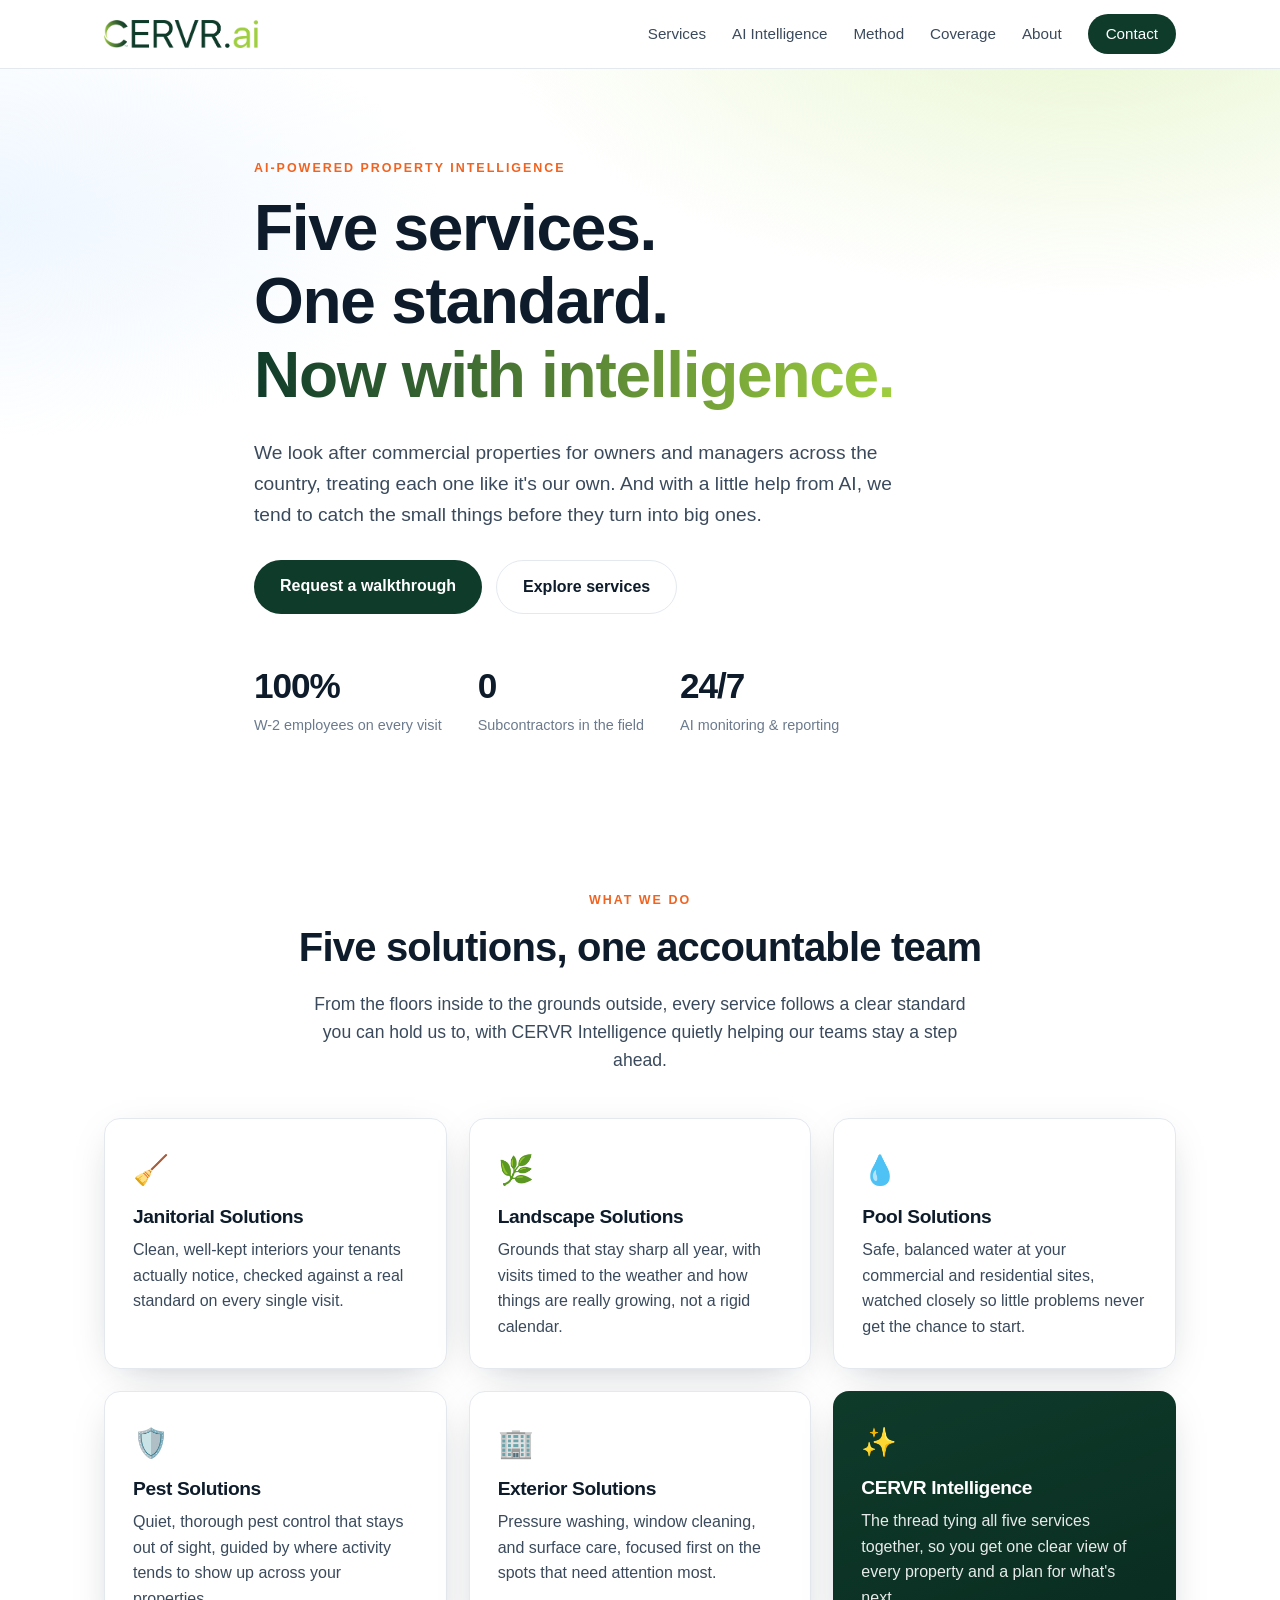
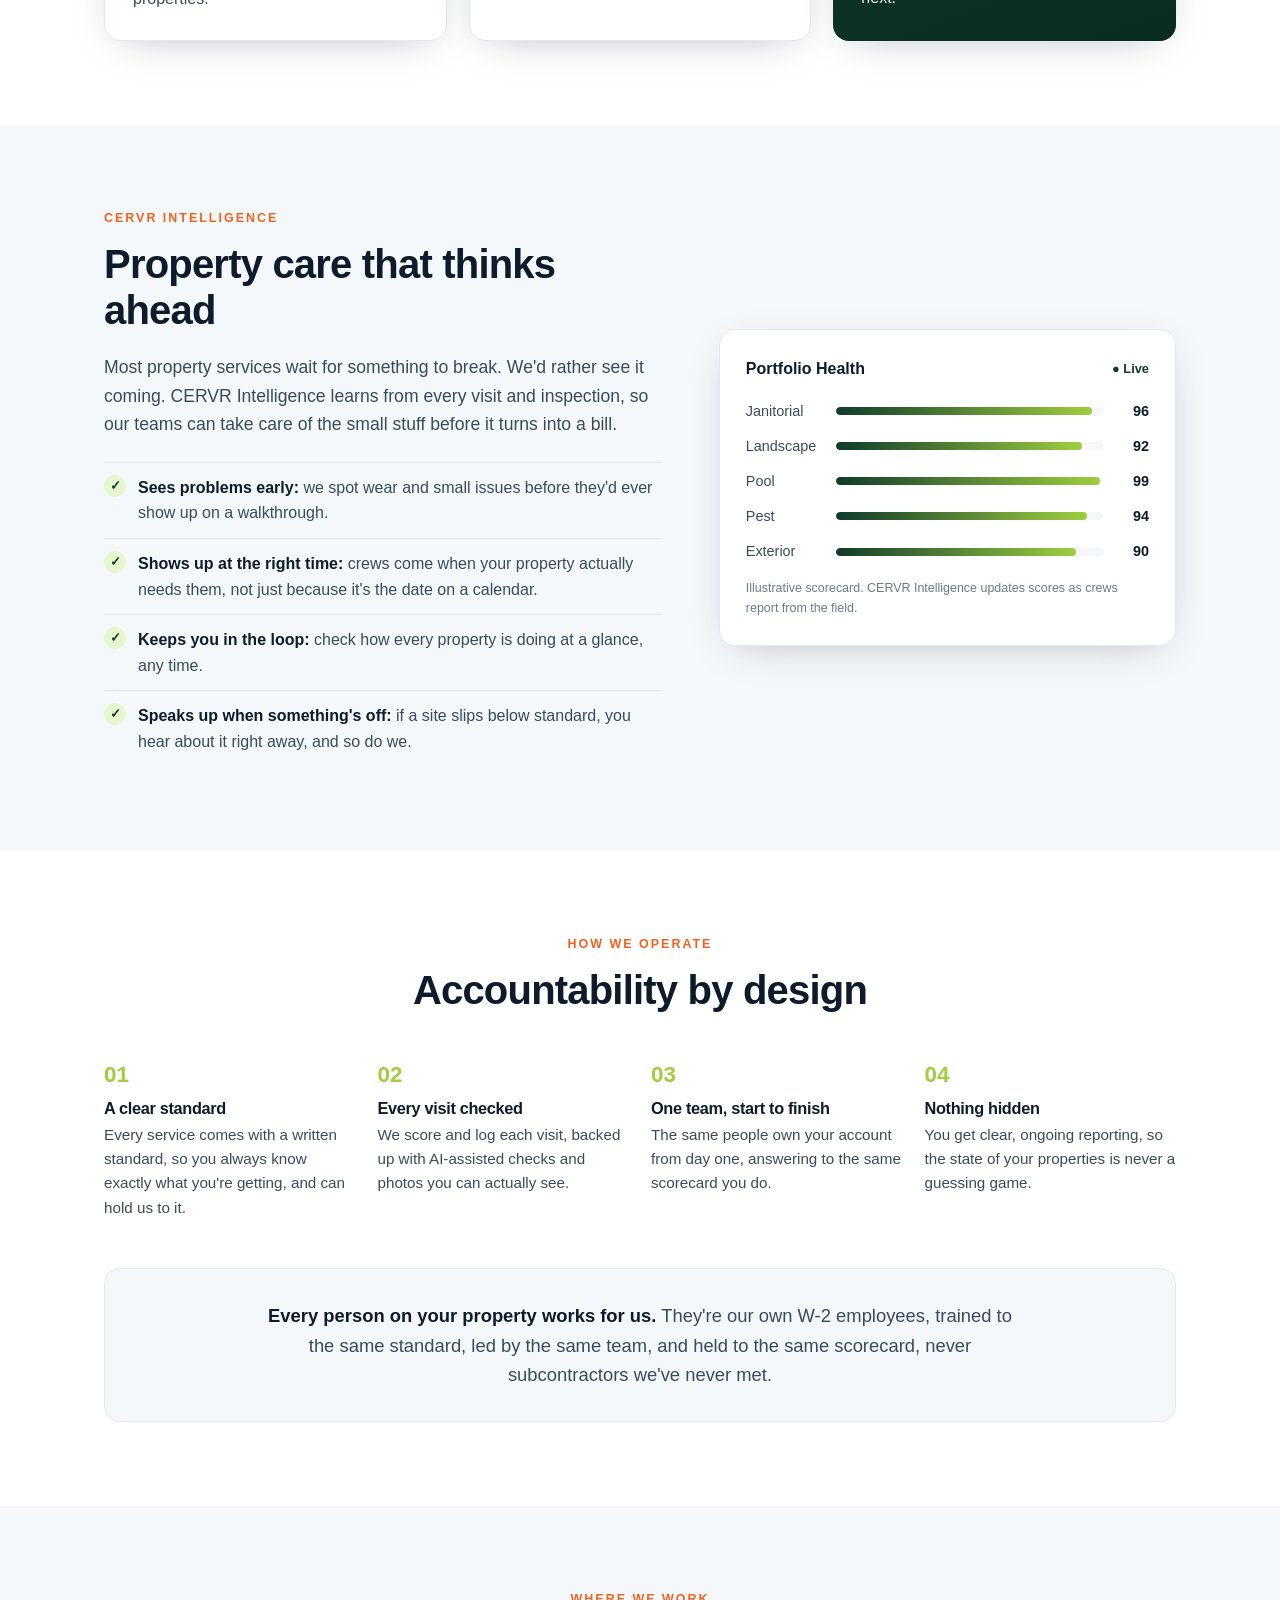
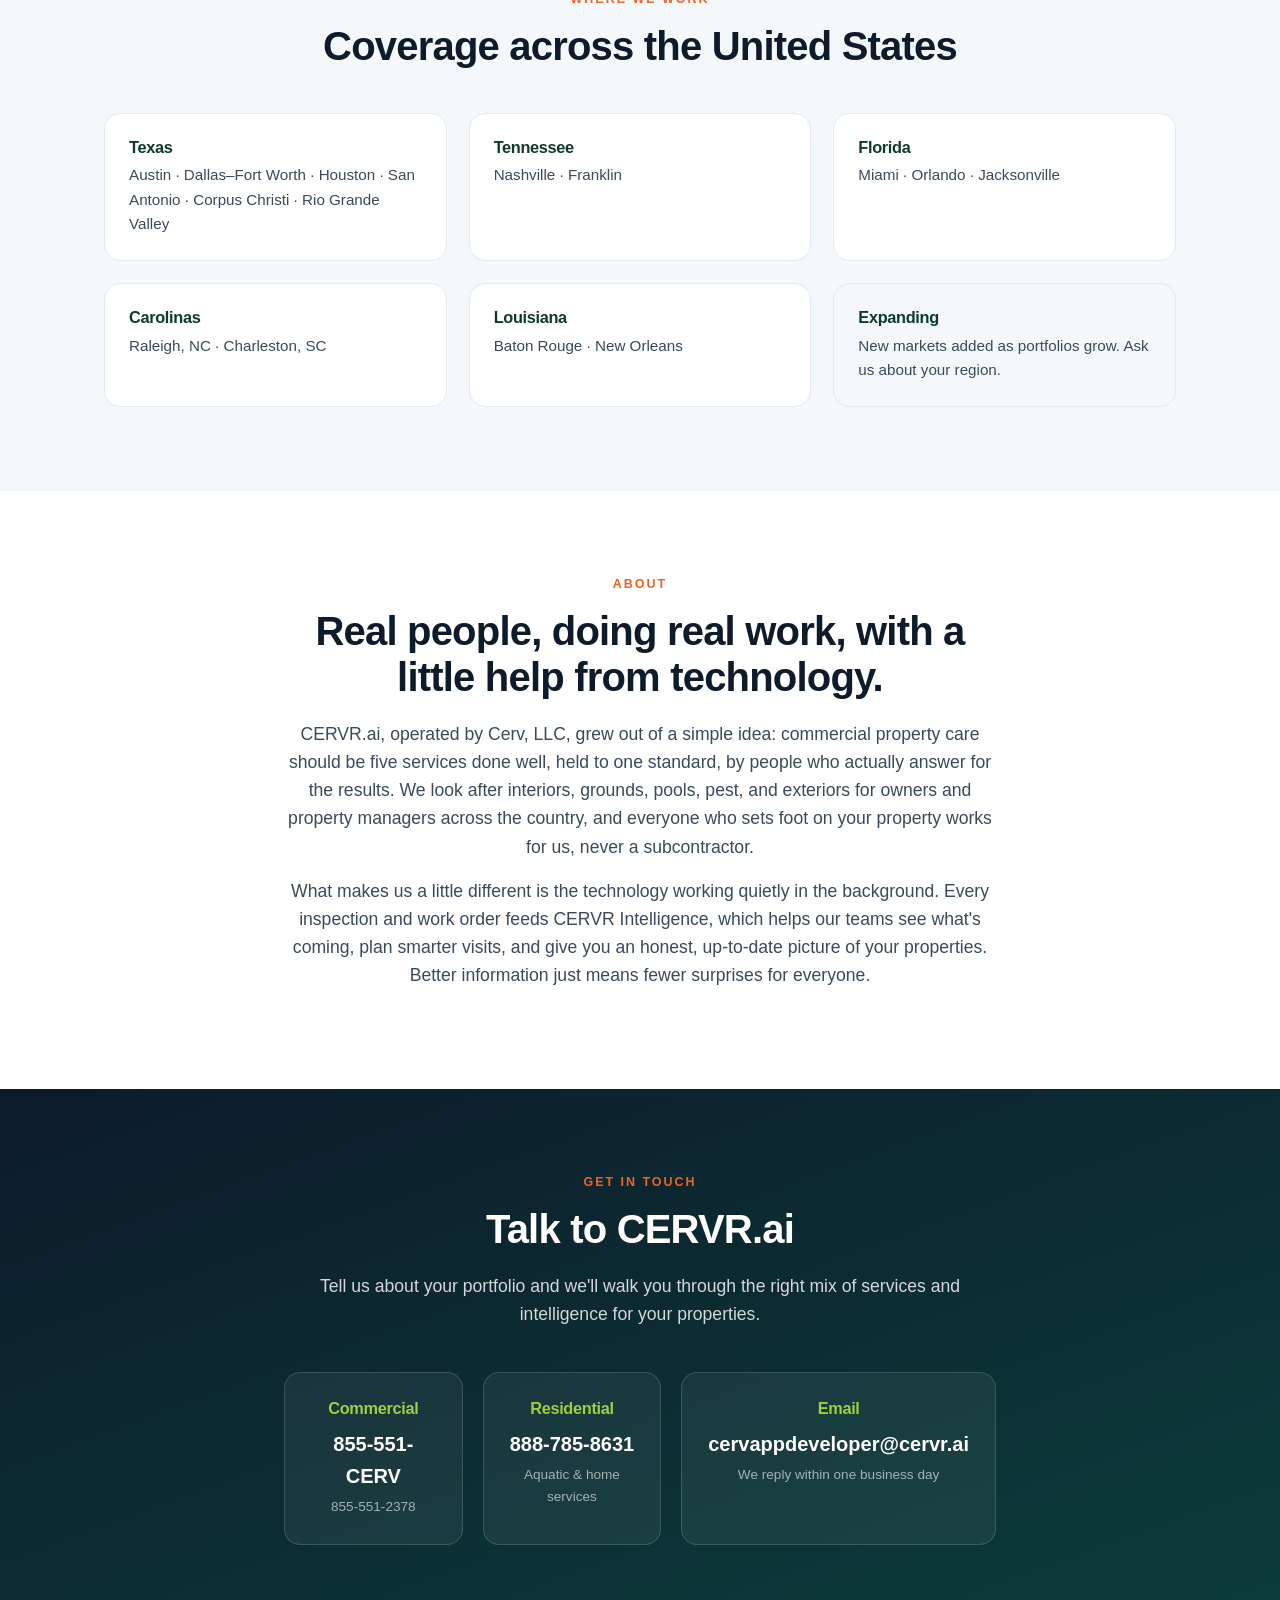
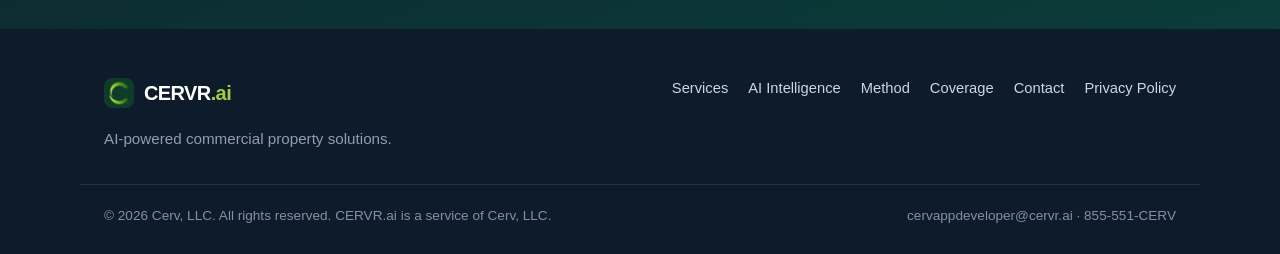
<file: index.html>
<!DOCTYPE html>
<html lang="en">
<head>
  <meta charset="UTF-8" />
  <meta name="viewport" content="width=device-width, initial-scale=1.0" />
  <title>CERVR.ai | AI-Powered Commercial Property Solutions</title>
  <meta name="description" content="CERVR.ai delivers AI-powered commercial property care across the United States. Five services, one accountable standard, enhanced by predictive intelligence." />
  <meta name="author" content="CERVR.ai" />
  <meta property="og:title" content="CERVR.ai | AI-Powered Commercial Property Solutions" />
  <meta property="og:description" content="AI-powered commercial property care for owners and managers, delivered as one accountable service across the United States." />
  <meta property="og:type" content="website" />
  <meta property="og:url" content="https://cervr.ai" />
  <link rel="icon" type="image/png" sizes="32x32" href="assets/favicon-32.png" />
  <link rel="icon" type="image/png" sizes="64x64" href="assets/favicon-64.png" />
  <link rel="apple-touch-icon" href="assets/favicon-256.png" />
  <link rel="stylesheet" href="styles.css" />
</head>
<body>
  <!-- Header -->
  <header class="site-header" id="top">
    <div class="container nav-wrap">
      <a class="brand" href="#top" aria-label="CERVR.ai home">
        <img src="assets/logo-withtext.png" alt="CERVR.ai" class="brand-lockup" height="28" />
      </a>
      <nav class="nav" aria-label="Primary">
        <a href="#services">Services</a>
        <a href="#intelligence">AI Intelligence</a>
        <a href="#method">Method</a>
        <a href="#coverage">Coverage</a>
        <a href="#about">About</a>
        <a class="nav-cta" href="#contact">Contact</a>
      </nav>
    </div>
  </header>

  <main>
    <!-- Hero -->
    <section class="hero">
      <div class="container hero-inner">
        <p class="eyebrow">AI-Powered Property Intelligence</p>
        <h1>Five services.<br />One standard.<br /><span class="accent">Now with intelligence.</span></h1>
        <p class="lede">
          We look after commercial properties for owners and managers across the country,
          treating each one like it's our own. And with a little help from AI, we tend to
          catch the small things before they turn into big ones.
        </p>
        <div class="hero-actions">
          <a class="btn btn-primary" href="#contact">Request a walkthrough</a>
          <a class="btn btn-ghost" href="#services">Explore services</a>
        </div>
        <div class="hero-stats">
          <div class="stat"><span class="stat-num">100%</span><span class="stat-label">W-2 employees on every visit</span></div>
          <div class="stat"><span class="stat-num">0</span><span class="stat-label">Subcontractors in the field</span></div>
          <div class="stat"><span class="stat-num">24/7</span><span class="stat-label">AI monitoring &amp; reporting</span></div>
        </div>
      </div>
    </section>

    <!-- Services -->
    <section class="section" id="services">
      <div class="container">
        <p class="eyebrow center">What we do</p>
        <h2 class="center">Five solutions, one accountable team</h2>
        <p class="section-lede center">
          From the floors inside to the grounds outside, every service follows a clear
          standard you can hold us to, with CERVR&nbsp;Intelligence quietly helping our
          teams stay a step ahead.
        </p>
        <div class="grid grid-services">
          <article class="card">
            <div class="card-icon" aria-hidden="true">🧹</div>
            <h3>Janitorial Solutions</h3>
            <p>Clean, well-kept interiors your tenants actually notice, checked against a real standard on every single visit.</p>
          </article>
          <article class="card">
            <div class="card-icon" aria-hidden="true">🌿</div>
            <h3>Landscape Solutions</h3>
            <p>Grounds that stay sharp all year, with visits timed to the weather and how things are really growing, not a rigid calendar.</p>
          </article>
          <article class="card">
            <div class="card-icon" aria-hidden="true">💧</div>
            <h3>Pool Solutions</h3>
            <p>Safe, balanced water at your commercial and residential sites, watched closely so little problems never get the chance to start.</p>
          </article>
          <article class="card">
            <div class="card-icon" aria-hidden="true">🛡️</div>
            <h3>Pest Solutions</h3>
            <p>Quiet, thorough pest control that stays out of sight, guided by where activity tends to show up across your properties.</p>
          </article>
          <article class="card">
            <div class="card-icon" aria-hidden="true">🏢</div>
            <h3>Exterior Solutions</h3>
            <p>Pressure washing, window cleaning, and surface care, focused first on the spots that need attention most.</p>
          </article>
          <article class="card card-accent">
            <div class="card-icon" aria-hidden="true">✨</div>
            <h3>CERVR Intelligence</h3>
            <p>The thread tying all five services together, so you get one clear view of every property and a plan for what's next.</p>
          </article>
        </div>
      </div>
    </section>

    <!-- AI Intelligence -->
    <section class="section section-alt" id="intelligence">
      <div class="container two-col">
        <div>
          <p class="eyebrow">CERVR Intelligence</p>
          <h2>Property care that thinks ahead</h2>
          <p class="section-lede">
            Most property services wait for something to break. We'd rather see it coming.
            CERVR&nbsp;Intelligence learns from every visit and inspection, so our teams can
            take care of the small stuff before it turns into a bill.
          </p>
          <ul class="feature-list">
            <li><strong>Sees problems early:</strong> we spot wear and small issues before they'd ever show up on a walkthrough.</li>
            <li><strong>Shows up at the right time:</strong> crews come when your property actually needs them, not just because it's the date on a calendar.</li>
            <li><strong>Keeps you in the loop:</strong> check how every property is doing at a glance, any time.</li>
            <li><strong>Speaks up when something's off:</strong> if a site slips below standard, you hear about it right away, and so do we.</li>
          </ul>
        </div>
        <div class="panel">
          <div class="panel-head">
            <span class="panel-title">Portfolio Health</span>
            <span class="panel-live">● Live</span>
          </div>
          <div class="meter"><span class="meter-label">Janitorial</span><span class="meter-bar"><i style="width:96%"></i></span><span class="meter-val">96</span></div>
          <div class="meter"><span class="meter-label">Landscape</span><span class="meter-bar"><i style="width:92%"></i></span><span class="meter-val">92</span></div>
          <div class="meter"><span class="meter-label">Pool</span><span class="meter-bar"><i style="width:99%"></i></span><span class="meter-val">99</span></div>
          <div class="meter"><span class="meter-label">Pest</span><span class="meter-bar"><i style="width:94%"></i></span><span class="meter-val">94</span></div>
          <div class="meter"><span class="meter-label">Exterior</span><span class="meter-bar"><i style="width:90%"></i></span><span class="meter-val">90</span></div>
          <p class="panel-note">Illustrative scorecard. CERVR Intelligence updates scores as crews report from the field.</p>
        </div>
      </div>
    </section>

    <!-- Method -->
    <section class="section" id="method">
      <div class="container">
        <p class="eyebrow center">How we operate</p>
        <h2 class="center">Accountability by design</h2>
        <div class="grid grid-4">
          <div class="mini">
            <span class="mini-num">01</span>
            <h4>A clear standard</h4>
            <p>Every service comes with a written standard, so you always know exactly what you're getting, and can hold us to it.</p>
          </div>
          <div class="mini">
            <span class="mini-num">02</span>
            <h4>Every visit checked</h4>
            <p>We score and log each visit, backed up with AI-assisted checks and photos you can actually see.</p>
          </div>
          <div class="mini">
            <span class="mini-num">03</span>
            <h4>One team, start to finish</h4>
            <p>The same people own your account from day one, answering to the same scorecard you do.</p>
          </div>
          <div class="mini">
            <span class="mini-num">04</span>
            <h4>Nothing hidden</h4>
            <p>You get clear, ongoing reporting, so the state of your properties is never a guessing game.</p>
          </div>
        </div>
        <div class="pledge">
          <p><strong>Every person on your property works for us.</strong> They're our own W-2
          employees, trained to the same standard, led by the same team, and held to the same
          scorecard, never subcontractors we've never met.</p>
        </div>
      </div>
    </section>

    <!-- Coverage -->
    <section class="section section-alt" id="coverage">
      <div class="container">
        <p class="eyebrow center">Where we work</p>
        <h2 class="center">Coverage across the United States</h2>
        <div class="grid grid-regions">
          <div class="region">
            <h4>Texas</h4>
            <p>Austin · Dallas–Fort Worth · Houston · San Antonio · Corpus Christi · Rio Grande Valley</p>
          </div>
          <div class="region">
            <h4>Tennessee</h4>
            <p>Nashville · Franklin</p>
          </div>
          <div class="region">
            <h4>Florida</h4>
            <p>Miami · Orlando · Jacksonville</p>
          </div>
          <div class="region">
            <h4>Carolinas</h4>
            <p>Raleigh, NC · Charleston, SC</p>
          </div>
          <div class="region">
            <h4>Louisiana</h4>
            <p>Baton Rouge · New Orleans</p>
          </div>
          <div class="region region-more">
            <h4>Expanding</h4>
            <p>New markets added as portfolios grow. Ask us about your region.</p>
          </div>
        </div>
      </div>
    </section>

    <!-- About -->
    <section class="section" id="about">
      <div class="container narrow">
        <p class="eyebrow center">About</p>
        <h2 class="center">Real people, doing real work, with a little help from technology.</h2>
        <p class="about-text">
          CERVR.ai, operated by Cerv,&nbsp;LLC, grew out of a simple idea: commercial property
          care should be five services done well, held to one standard, by people who actually
          answer for the results. We look after interiors, grounds, pools, pest, and exteriors
          for owners and property managers across the country, and everyone who sets foot on
          your property works for us, never a subcontractor.
        </p>
        <p class="about-text">
          What makes us a little different is the technology working quietly in the background.
          Every inspection and work order feeds CERVR Intelligence, which helps our teams see
          what's coming, plan smarter visits, and give you an honest, up-to-date picture of your
          properties. Better information just means fewer surprises for everyone.
        </p>
      </div>
    </section>

    <!-- Contact -->
    <section class="section section-contact" id="contact">
      <div class="container narrow">
        <p class="eyebrow center">Get in touch</p>
        <h2 class="center">Talk to CERVR.ai</h2>
        <p class="section-lede center">
          Tell us about your portfolio and we'll walk you through the right mix of
          services and intelligence for your properties.
        </p>
        <div class="contact-grid">
          <div class="contact-card">
            <h4>Commercial</h4>
            <a class="contact-line" href="tel:+18555512378">855-551-CERV</a>
            <span class="contact-sub">855-551-2378</span>
          </div>
          <div class="contact-card">
            <h4>Residential</h4>
            <a class="contact-line" href="tel:+18887858631">888-785-8631</a>
            <span class="contact-sub">Aquatic &amp; home services</span>
          </div>
          <div class="contact-card">
            <h4>Email</h4>
            <a class="contact-line" href="mailto:cervappdeveloper@cervr.ai">cervappdeveloper@cervr.ai</a>
            <span class="contact-sub">We reply within one business day</span>
          </div>
        </div>
      </div>
    </section>
  </main>

  <!-- Footer -->
  <footer class="site-footer">
    <div class="container footer-inner">
      <div class="footer-brand">
        <a class="brand" href="#top" aria-label="CERVR.ai home">
          <img src="assets/logo-icon.png" alt="" class="brand-mark" width="30" height="30" />
          <span class="brand-name">CERVR<span class="brand-dot">.ai</span></span>
        </a>
        <p class="footer-tag">AI-powered commercial property solutions.</p>
      </div>
      <nav class="footer-nav" aria-label="Footer">
        <a href="#services">Services</a>
        <a href="#intelligence">AI Intelligence</a>
        <a href="#method">Method</a>
        <a href="#coverage">Coverage</a>
        <a href="#contact">Contact</a>
        <a href="privacy.html">Privacy Policy</a>
      </nav>
    </div>
    <div class="container footer-legal">
      <p>&copy; <span id="year">2026</span> Cerv, LLC. All rights reserved. CERVR.ai is a service of Cerv, LLC.</p>
      <p>cervappdeveloper@cervr.ai · 855-551-CERV</p>
    </div>
  </footer>

  <script>
    document.getElementById('year').textContent = new Date().getFullYear();

    // Smooth in-page scrolling that accounts for the sticky header
    // and does NOT change the URL (no #hash appended).
    (function () {
      var header = document.querySelector('.site-header');
      var links = document.querySelectorAll('a[href^="#"]');
      links.forEach(function (link) {
        link.addEventListener('click', function (e) {
          var id = link.getAttribute('href').slice(1);
          e.preventDefault();
          if (!id || id === 'top') {
            window.scrollTo({ top: 0, behavior: 'smooth' });
            return;
          }
          var target = document.getElementById(id);
          if (!target) return;
          var headerH = header ? header.offsetHeight : 0;
          var y = target.getBoundingClientRect().top + window.pageYOffset - headerH + 8;
          window.scrollTo({ top: y, behavior: 'smooth' });
        });
      });
    })();
  </script>
</body>
</html>
</file>
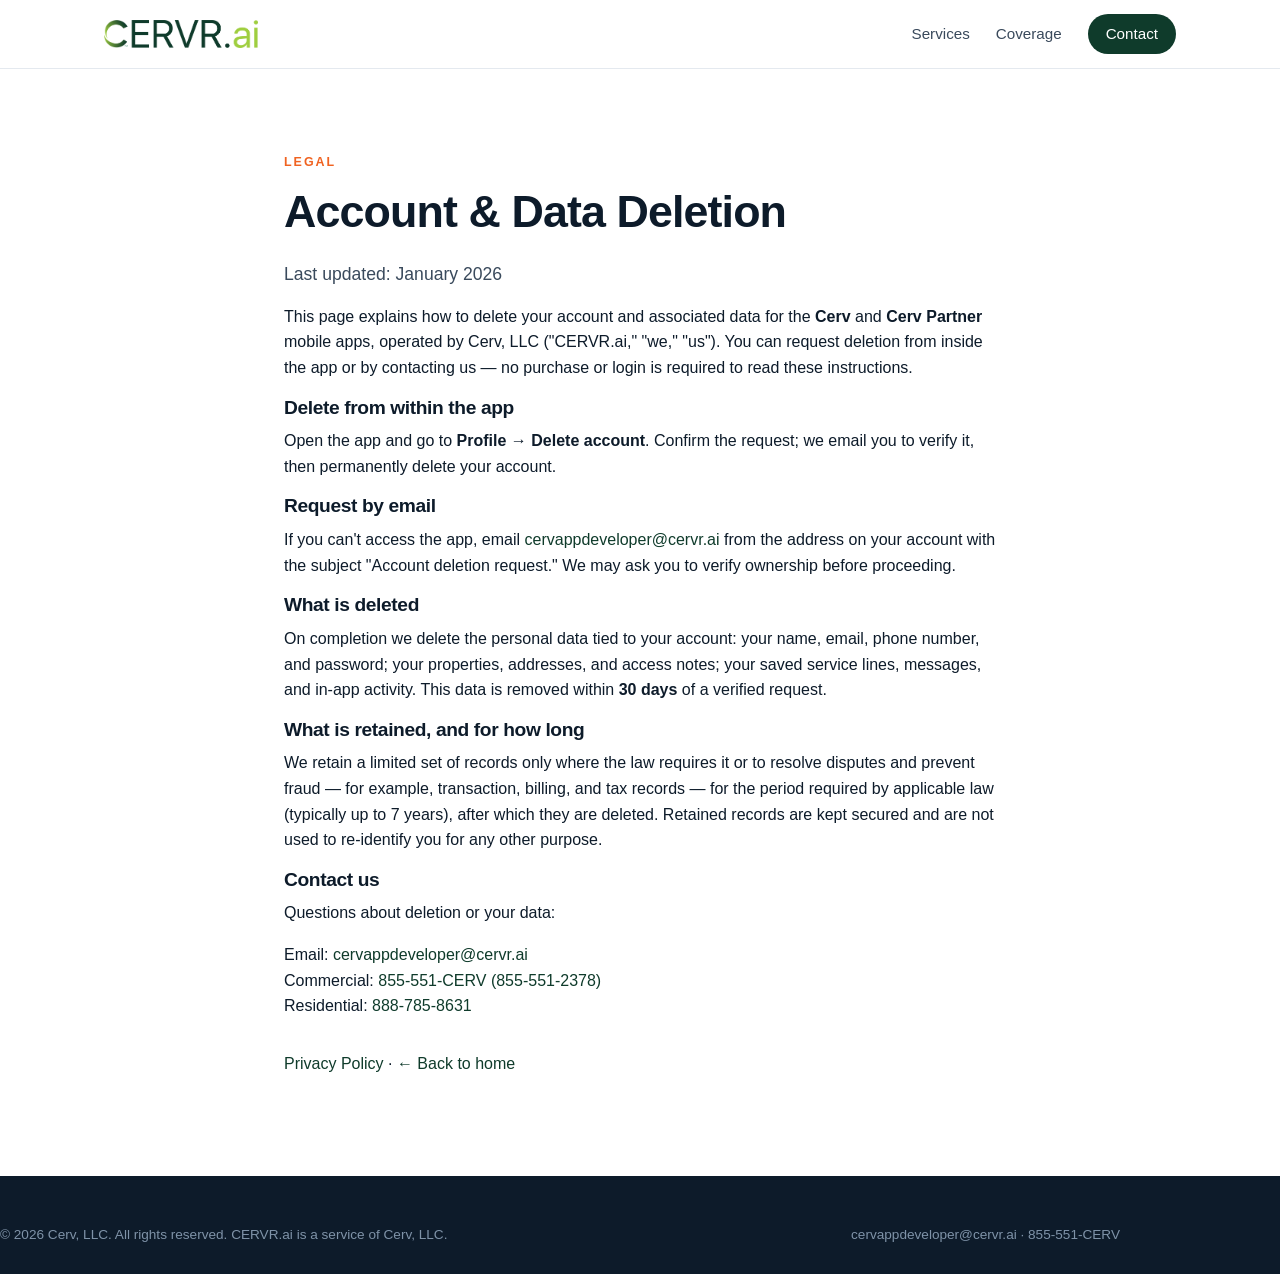
<file: account-deletion.html>
<!DOCTYPE html>
<html lang="en">
<head>
  <meta charset="UTF-8" />
  <meta name="viewport" content="width=device-width, initial-scale=1.0" />
  <title>Account &amp; Data Deletion | CERVR.ai</title>
  <meta name="description" content="How to delete your Cerv or Cerv Partner account and associated data." />
  <link rel="icon" type="image/png" sizes="32x32" href="assets/favicon-32.png" />
  <link rel="icon" type="image/png" sizes="64x64" href="assets/favicon-64.png" />
  <link rel="apple-touch-icon" href="assets/favicon-256.png" />
  <link rel="stylesheet" href="styles.css" />
</head>
<body>
  <header class="site-header" id="top">
    <div class="container nav-wrap">
      <a class="brand" href="index.html" aria-label="CERVR.ai home">
        <img src="assets/logo-withtext.png" alt="CERVR.ai" class="brand-lockup" height="28" />
      </a>
      <nav class="nav" aria-label="Primary">
        <a href="index.html#services">Services</a>
        <a href="index.html#coverage">Coverage</a>
        <a class="nav-cta" href="index.html#contact">Contact</a>
      </nav>
    </div>
  </header>

  <main>
    <section class="section">
      <div class="container narrow">
        <p class="eyebrow">Legal</p>
        <h1 style="font-size:clamp(2rem,4vw,2.8rem)">Account &amp; Data Deletion</h1>
        <p class="section-lede">Last updated: January 2026</p>

        <p>This page explains how to delete your account and associated data for the
        <strong>Cerv</strong> and <strong>Cerv Partner</strong> mobile apps, operated by
        Cerv, LLC ("CERVR.ai," "we," "us"). You can request deletion from inside the app or
        by contacting us — no purchase or login is required to read these instructions.</p>

        <h3>Delete from within the app</h3>
        <p>Open the app and go to <strong>Profile &rarr; Delete account</strong>. Confirm the
        request; we email you to verify it, then permanently delete your account.</p>

        <h3>Request by email</h3>
        <p>If you can't access the app, email
        <a href="mailto:cervappdeveloper@cervr.ai?subject=Account%20deletion%20request">cervappdeveloper@cervr.ai</a>
        from the address on your account with the subject "Account deletion request." We may
        ask you to verify ownership before proceeding.</p>

        <h3>What is deleted</h3>
        <p>On completion we delete the personal data tied to your account: your name, email,
        phone number, and password; your properties, addresses, and access notes; your saved
        service lines, messages, and in-app activity. This data is removed within
        <strong>30 days</strong> of a verified request.</p>

        <h3>What is retained, and for how long</h3>
        <p>We retain a limited set of records only where the law requires it or to resolve
        disputes and prevent fraud — for example, transaction, billing, and tax records — for
        the period required by applicable law (typically up to 7 years), after which they are
        deleted. Retained records are kept secured and are not used to re-identify you for
        any other purpose.</p>

        <h3>Contact us</h3>
        <p>Questions about deletion or your data:</p>
        <p>
          Email: <a href="mailto:cervappdeveloper@cervr.ai">cervappdeveloper@cervr.ai</a><br />
          Commercial: <a href="tel:+18555512378">855-551-CERV (855-551-2378)</a><br />
          Residential: <a href="tel:+18887858631">888-785-8631</a>
        </p>

        <p style="margin-top:32px"><a href="privacy.html">Privacy Policy</a> &middot; <a href="index.html">&larr; Back to home</a></p>
      </div>
    </section>
  </main>

  <footer class="site-footer">
    <div class="container footer-legal" style="border:0;margin:0;padding:0;">
      <p>&copy; <span id="year">2026</span> Cerv, LLC. All rights reserved. CERVR.ai is a service of Cerv, LLC.</p>
      <p>cervappdeveloper@cervr.ai · 855-551-CERV</p>
    </div>
  </footer>
  <script>document.getElementById('year').textContent = new Date().getFullYear();</script>
</body>
</html>
</file>
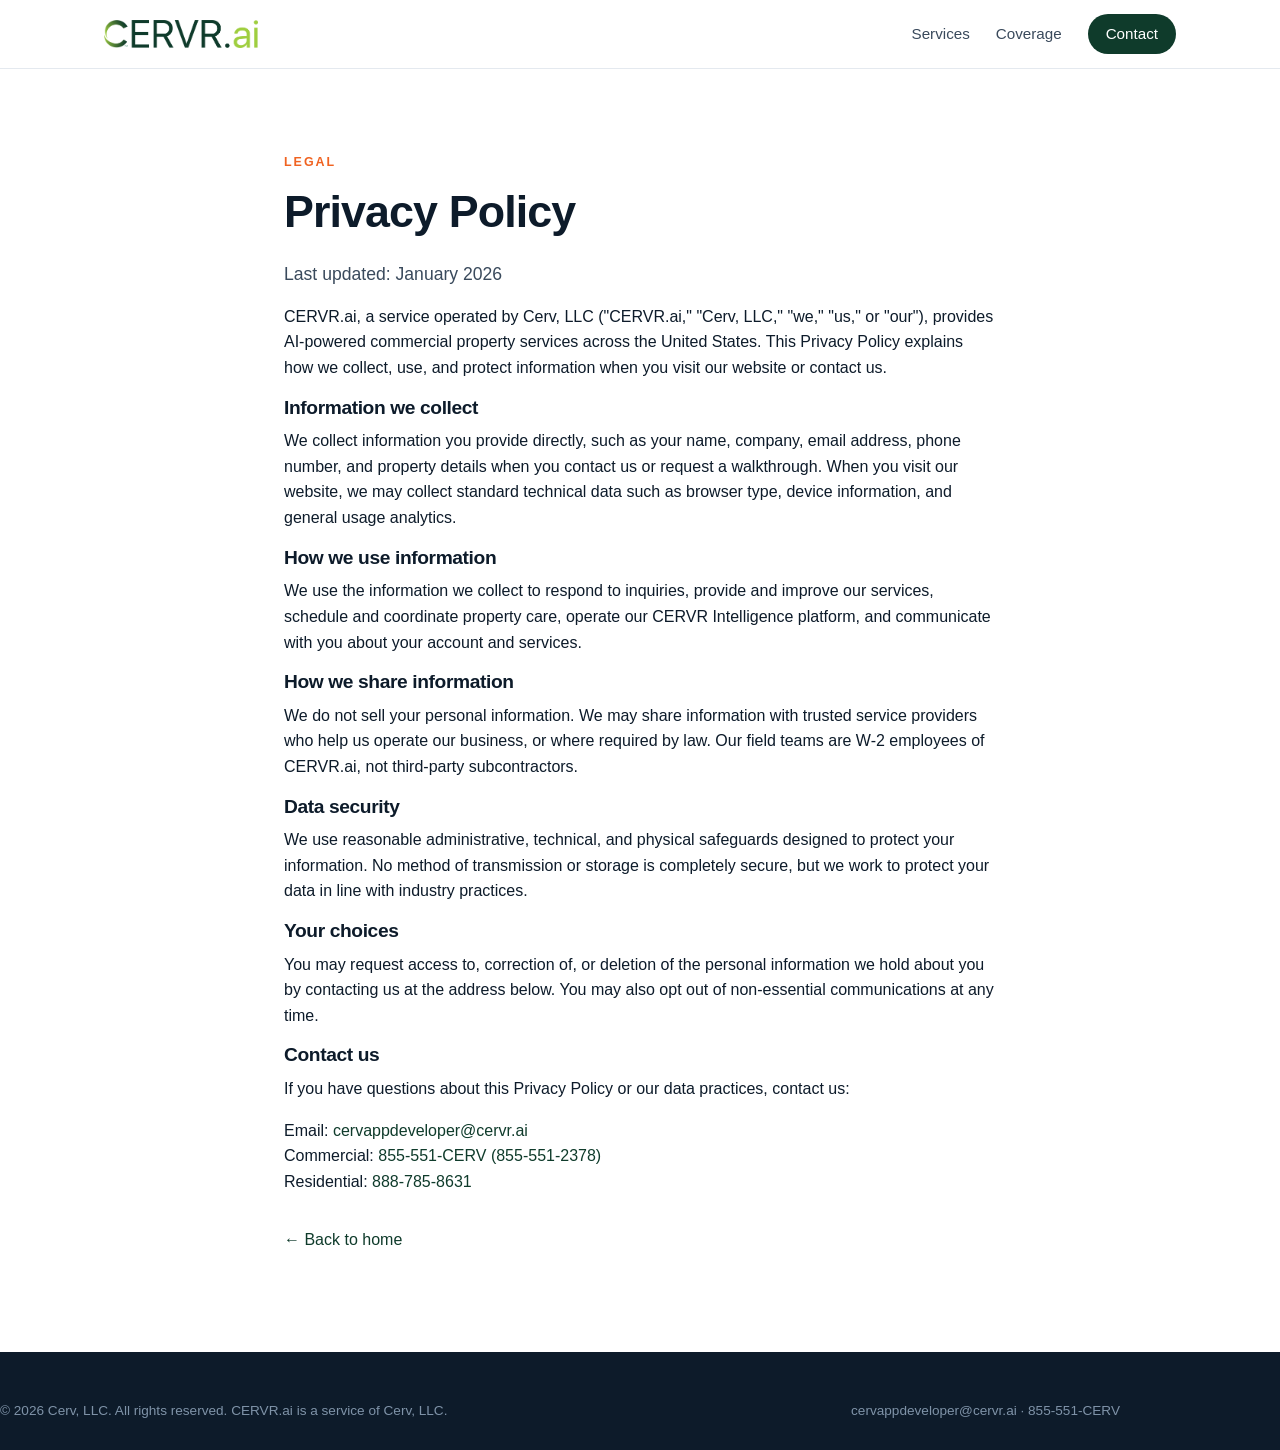
<file: privacy.html>
<!DOCTYPE html>
<html lang="en">
<head>
  <meta charset="UTF-8" />
  <meta name="viewport" content="width=device-width, initial-scale=1.0" />
  <title>Privacy Policy | CERVR.ai</title>
  <meta name="description" content="Privacy Policy for CERVR.ai, AI-powered commercial property solutions." />
  <link rel="icon" type="image/png" sizes="32x32" href="assets/favicon-32.png" />
  <link rel="icon" type="image/png" sizes="64x64" href="assets/favicon-64.png" />
  <link rel="apple-touch-icon" href="assets/favicon-256.png" />
  <link rel="stylesheet" href="styles.css" />
</head>
<body>
  <header class="site-header" id="top">
    <div class="container nav-wrap">
      <a class="brand" href="index.html" aria-label="CERVR.ai home">
        <img src="assets/logo-withtext.png" alt="CERVR.ai" class="brand-lockup" height="28" />
      </a>
      <nav class="nav" aria-label="Primary">
        <a href="index.html#services">Services</a>
        <a href="index.html#coverage">Coverage</a>
        <a class="nav-cta" href="index.html#contact">Contact</a>
      </nav>
    </div>
  </header>

  <main>
    <section class="section">
      <div class="container narrow">
        <p class="eyebrow">Legal</p>
        <h1 style="font-size:clamp(2rem,4vw,2.8rem)">Privacy Policy</h1>
        <p class="section-lede">Last updated: January 2026</p>

        <p>CERVR.ai, a service operated by Cerv, LLC ("CERVR.ai," "Cerv, LLC," "we," "us,"
        or "our"), provides AI-powered commercial property services across the United States. This Privacy Policy explains how we
        collect, use, and protect information when you visit our website or contact us.</p>

        <h3>Information we collect</h3>
        <p>We collect information you provide directly, such as your name, company, email
        address, phone number, and property details when you contact us or request a
        walkthrough. When you visit our website, we may collect standard technical data such
        as browser type, device information, and general usage analytics.</p>

        <h3>How we use information</h3>
        <p>We use the information we collect to respond to inquiries, provide and improve our
        services, schedule and coordinate property care, operate our CERVR Intelligence
        platform, and communicate with you about your account and services.</p>

        <h3>How we share information</h3>
        <p>We do not sell your personal information. We may share information with trusted
        service providers who help us operate our business, or where required by law. Our
        field teams are W-2 employees of CERVR.ai, not third-party subcontractors.</p>

        <h3>Data security</h3>
        <p>We use reasonable administrative, technical, and physical safeguards designed to
        protect your information. No method of transmission or storage is completely secure,
        but we work to protect your data in line with industry practices.</p>

        <h3>Your choices</h3>
        <p>You may request access to, correction of, or deletion of the personal information
        we hold about you by contacting us at the address below. You may also opt out of
        non-essential communications at any time.</p>

        <h3>Contact us</h3>
        <p>If you have questions about this Privacy Policy or our data practices, contact us:</p>
        <p>
          Email: <a href="mailto:cervappdeveloper@cervr.ai">cervappdeveloper@cervr.ai</a><br />
          Commercial: <a href="tel:+18555512378">855-551-CERV (855-551-2378)</a><br />
          Residential: <a href="tel:+18887858631">888-785-8631</a>
        </p>

        <p style="margin-top:32px"><a href="index.html">&larr; Back to home</a></p>
      </div>
    </section>
  </main>

  <footer class="site-footer">
    <div class="container footer-legal" style="border:0;margin:0;padding:0;">
      <p>&copy; <span id="year">2026</span> Cerv, LLC. All rights reserved. CERVR.ai is a service of Cerv, LLC.</p>
      <p>cervappdeveloper@cervr.ai · 855-551-CERV</p>
    </div>
  </footer>
  <script>document.getElementById('year').textContent = new Date().getFullYear();</script>
</body>
</html>
</file>
<file: styles.css>
/* CERVR.ai — marketing site styles */

:root {
  --ink: #0d1b2a;
  --ink-soft: #3a4a5c;
  --muted: #6b7a8d;
  --line: #e4e9ef;
  --bg: #ffffff;
  --bg-alt: #f5f8fb;
  --brand: #0f3b2b;      /* CERVR dark green */
  --brand-dark: #092c20;
  --accent: #9fce3f;     /* CERVR lime */
  --accent-soft: #e8f6cf;
  --eyebrow: #f06321;
  --radius: 16px;
  --shadow: 0 10px 40px -18px rgba(13, 27, 42, 0.35);
  --maxw: 1120px;
  --font: -apple-system, BlinkMacSystemFont, "Segoe UI", Roboto, Helvetica, Arial, sans-serif;
}

* { box-sizing: border-box; }

html { scroll-behavior: smooth; scroll-padding-top: 84px; }

body {
  margin: 0;
  font-family: var(--font);
  color: var(--ink);
  background: var(--bg);
  line-height: 1.6;
  -webkit-font-smoothing: antialiased;
}

.container { width: 100%; max-width: var(--maxw); margin: 0 auto; padding: 0 24px; }

h1, h2, h3, h4 { line-height: 1.15; margin: 0 0 .5em; letter-spacing: -0.02em; }
h1 { font-size: clamp(2.4rem, 6vw, 4rem); font-weight: 800; }
h2 { font-size: clamp(1.7rem, 3.5vw, 2.5rem); font-weight: 700; }
h3 { font-size: 1.2rem; font-weight: 700; }
h4 { font-size: 1.02rem; font-weight: 700; }
p { margin: 0 0 1rem; }
a { color: var(--brand); text-decoration: none; }
a:hover { color: var(--brand-dark); }

.eyebrow {
  text-transform: uppercase;
  letter-spacing: .16em;
  font-size: .78rem;
  font-weight: 700;
  color: var(--eyebrow);
  margin: 0 0 .8rem;
}
.center { text-align: center; }
.accent { color: var(--brand); }

/* Header */
.site-header {
  position: sticky; top: 0; z-index: 50;
  background: rgba(255,255,255,.85);
  backdrop-filter: saturate(180%) blur(12px);
  border-bottom: 1px solid var(--line);
}
.nav-wrap { display: flex; align-items: center; justify-content: space-between; height: 68px; }
.brand { display: inline-flex; align-items: center; gap: 10px; font-weight: 800; color: var(--ink); }
.brand-mark { border-radius: 8px; display: block; }
.brand-lockup { display: block; width: auto; }
.brand-name { font-size: 1.25rem; letter-spacing: -0.03em; }
.brand-dot { color: var(--accent); }
.nav { display: flex; align-items: center; gap: 26px; }
.nav a { color: var(--ink-soft); font-weight: 500; font-size: .95rem; }
.nav a:hover { color: var(--brand); }
.nav-cta {
  background: var(--brand); color: #fff !important;
  padding: 8px 18px; border-radius: 999px; font-weight: 600;
}
.nav-cta:hover { background: var(--brand-dark); }

/* Hero */
.hero {
  position: relative;
  padding: 90px 0 70px;
  background:
    radial-gradient(1000px 500px at 85% -10%, var(--accent-soft), transparent 60%),
    radial-gradient(800px 400px at 0% 20%, #eef6ff, transparent 55%),
    var(--bg);
  overflow: hidden;
}
.hero-inner { max-width: 820px; }
.hero h1 { margin-bottom: .4em; }
.hero .accent {
  background: linear-gradient(90deg, var(--brand), var(--accent));
  -webkit-background-clip: text; background-clip: text; color: transparent;
}
.lede { font-size: 1.2rem; color: var(--ink-soft); max-width: 640px; }
.hero-actions { display: flex; flex-wrap: wrap; gap: 14px; margin: 30px 0 44px; }

.btn { display: inline-block; padding: 13px 26px; border-radius: 999px; font-weight: 600; font-size: 1rem; transition: transform .12s ease, background .2s ease; }
.btn:active { transform: translateY(1px); }
.btn-primary { background: var(--brand); color: #fff; }
.btn-primary:hover { background: var(--brand-dark); color: #fff; }
.btn-ghost { background: #fff; color: var(--ink); border: 1px solid var(--line); }
.btn-ghost:hover { border-color: var(--brand); color: var(--brand); }

.hero-stats { display: flex; flex-wrap: wrap; gap: 36px; }
.stat { display: flex; flex-direction: column; }
.stat-num { font-size: 2.2rem; font-weight: 800; color: var(--ink); letter-spacing: -0.03em; }
.stat-label { font-size: .9rem; color: var(--muted); max-width: 190px; }

/* Sections */
.section { padding: 84px 0; }
.section-alt { background: var(--bg-alt); }
.section-lede { font-size: 1.1rem; color: var(--ink-soft); max-width: 680px; }
.center.section-lede { margin-left: auto; margin-right: auto; }
.narrow { max-width: 760px; }

/* Cards / services */
.grid { display: grid; gap: 22px; margin-top: 44px; }
.grid-services { grid-template-columns: repeat(3, 1fr); }
.card {
  background: #fff; border: 1px solid var(--line); border-radius: var(--radius);
  padding: 28px; box-shadow: var(--shadow);
  transition: transform .15s ease, box-shadow .2s ease;
}
.card:hover { transform: translateY(-4px); box-shadow: 0 18px 50px -20px rgba(13,27,42,.4); }
.card-icon { font-size: 1.8rem; margin-bottom: 12px; }
.card p { color: var(--ink-soft); margin: 0; }
.card-accent { background: linear-gradient(160deg, var(--brand), var(--brand-dark)); border: none; color: #fff; }
.card-accent h3, .card-accent p { color: #fff; }
.card-accent p { color: rgba(255,255,255,.9); }

/* Two column (AI) */
.two-col { display: grid; grid-template-columns: 1.1fr .9fr; gap: 56px; align-items: center; }
.feature-list { list-style: none; padding: 0; margin: 24px 0 0; }
.feature-list li { position: relative; padding: 12px 0 12px 34px; border-top: 1px solid var(--line); color: var(--ink-soft); }
.feature-list li:before {
  content: "✓"; position: absolute; left: 0; top: 12px;
  color: var(--brand); font-weight: 800;
  background: var(--accent-soft); width: 22px; height: 22px; border-radius: 50%;
  display: grid; place-items: center; font-size: .8rem;
}
.feature-list strong { color: var(--ink); }

.panel {
  background: #fff; border: 1px solid var(--line); border-radius: var(--radius);
  padding: 26px; box-shadow: var(--shadow);
}
.panel-head { display: flex; justify-content: space-between; align-items: center; margin-bottom: 18px; }
.panel-title { font-weight: 700; }
.panel-live { color: var(--brand); font-size: .8rem; font-weight: 600; }
.meter { display: grid; grid-template-columns: 78px 1fr 34px; align-items: center; gap: 12px; margin: 12px 0; font-size: .9rem; }
.meter-label { color: var(--ink-soft); }
.meter-bar { height: 8px; background: var(--bg-alt); border-radius: 999px; overflow: hidden; }
.meter-bar i { display: block; height: 100%; background: linear-gradient(90deg, var(--brand), var(--accent)); border-radius: 999px; }
.meter-val { text-align: right; font-weight: 700; color: var(--ink); }
.panel-note { font-size: .78rem; color: var(--muted); margin: 16px 0 0; }

/* Method */
.grid-4 { grid-template-columns: repeat(4, 1fr); }
.mini { }
.mini-num { display: inline-block; font-weight: 800; color: var(--accent); font-size: 1.4rem; margin-bottom: 6px; }
.mini h4 { margin-bottom: .3em; }
.mini p { color: var(--ink-soft); font-size: .95rem; margin: 0; }
.pledge {
  margin-top: 48px; padding: 32px 36px; border-radius: var(--radius);
  background: var(--bg-alt); border: 1px solid var(--line); text-align: center;
}
.pledge p { margin: 0; font-size: 1.15rem; color: var(--ink-soft); max-width: 760px; margin: 0 auto; }
.pledge strong { color: var(--ink); }

/* Regions */
.grid-regions { grid-template-columns: repeat(3, 1fr); }
.region { background: #fff; border: 1px solid var(--line); border-radius: var(--radius); padding: 24px; }
.region h4 { color: var(--brand); margin-bottom: .4em; }
.region p { color: var(--ink-soft); margin: 0; font-size: .95rem; }
.region-more { background: var(--bg-alt); }

/* About */
.about-text { font-size: 1.1rem; color: var(--ink-soft); text-align: center; }

/* Contact */
.section-contact { background: linear-gradient(160deg, #0d1b2a, #0b3d3a); color: #fff; }
.section-contact h2 { color: #fff; }
.section-contact .section-lede { color: rgba(255,255,255,.82); }
.contact-grid { display: grid; grid-template-columns: repeat(3, 1fr); gap: 20px; margin-top: 44px; }
.contact-card {
  background: rgba(255,255,255,.06); border: 1px solid rgba(255,255,255,.14);
  border-radius: var(--radius); padding: 26px; text-align: center;
}
.contact-card h4 { color: var(--accent); margin-bottom: .6em; }
.contact-line { display: block; color: #fff; font-size: 1.25rem; font-weight: 700; }
.contact-line:hover { color: var(--accent); }
.contact-sub { display: block; color: rgba(255,255,255,.6); font-size: .85rem; margin-top: 4px; }

/* Footer */
.site-footer { background: #0d1b2a; color: #cdd7e2; padding: 48px 0 28px; }
.footer-inner { display: flex; justify-content: space-between; align-items: flex-start; gap: 30px; flex-wrap: wrap; }
.site-footer .brand-name { color: #fff; }
.footer-tag { color: #8ba0b5; margin: 12px 0 0; font-size: .95rem; }
.footer-nav { display: flex; flex-wrap: wrap; gap: 20px; }
.footer-nav a { color: #cdd7e2; font-size: .92rem; }
.footer-nav a:hover { color: var(--accent); }
.footer-legal {
  display: flex; justify-content: space-between; flex-wrap: wrap; gap: 8px;
  border-top: 1px solid rgba(255,255,255,.1); margin-top: 32px; padding-top: 20px;
  color: #7f93a8; font-size: .85rem;
}
.footer-legal p { margin: 0; }

/* Responsive */
@media (max-width: 900px) {
  .grid-services, .grid-regions { grid-template-columns: repeat(2, 1fr); }
  .grid-4 { grid-template-columns: repeat(2, 1fr); }
  .two-col { grid-template-columns: 1fr; gap: 36px; }
  .contact-grid { grid-template-columns: 1fr; }
}
@media (max-width: 640px) {
  .nav { display: none; }
  .grid-services, .grid-regions, .grid-4 { grid-template-columns: 1fr; }
  .section { padding: 60px 0; }
  .hero { padding: 60px 0 50px; }
  .hero-stats { gap: 24px; }
  .footer-legal { flex-direction: column; }
}
</file>
